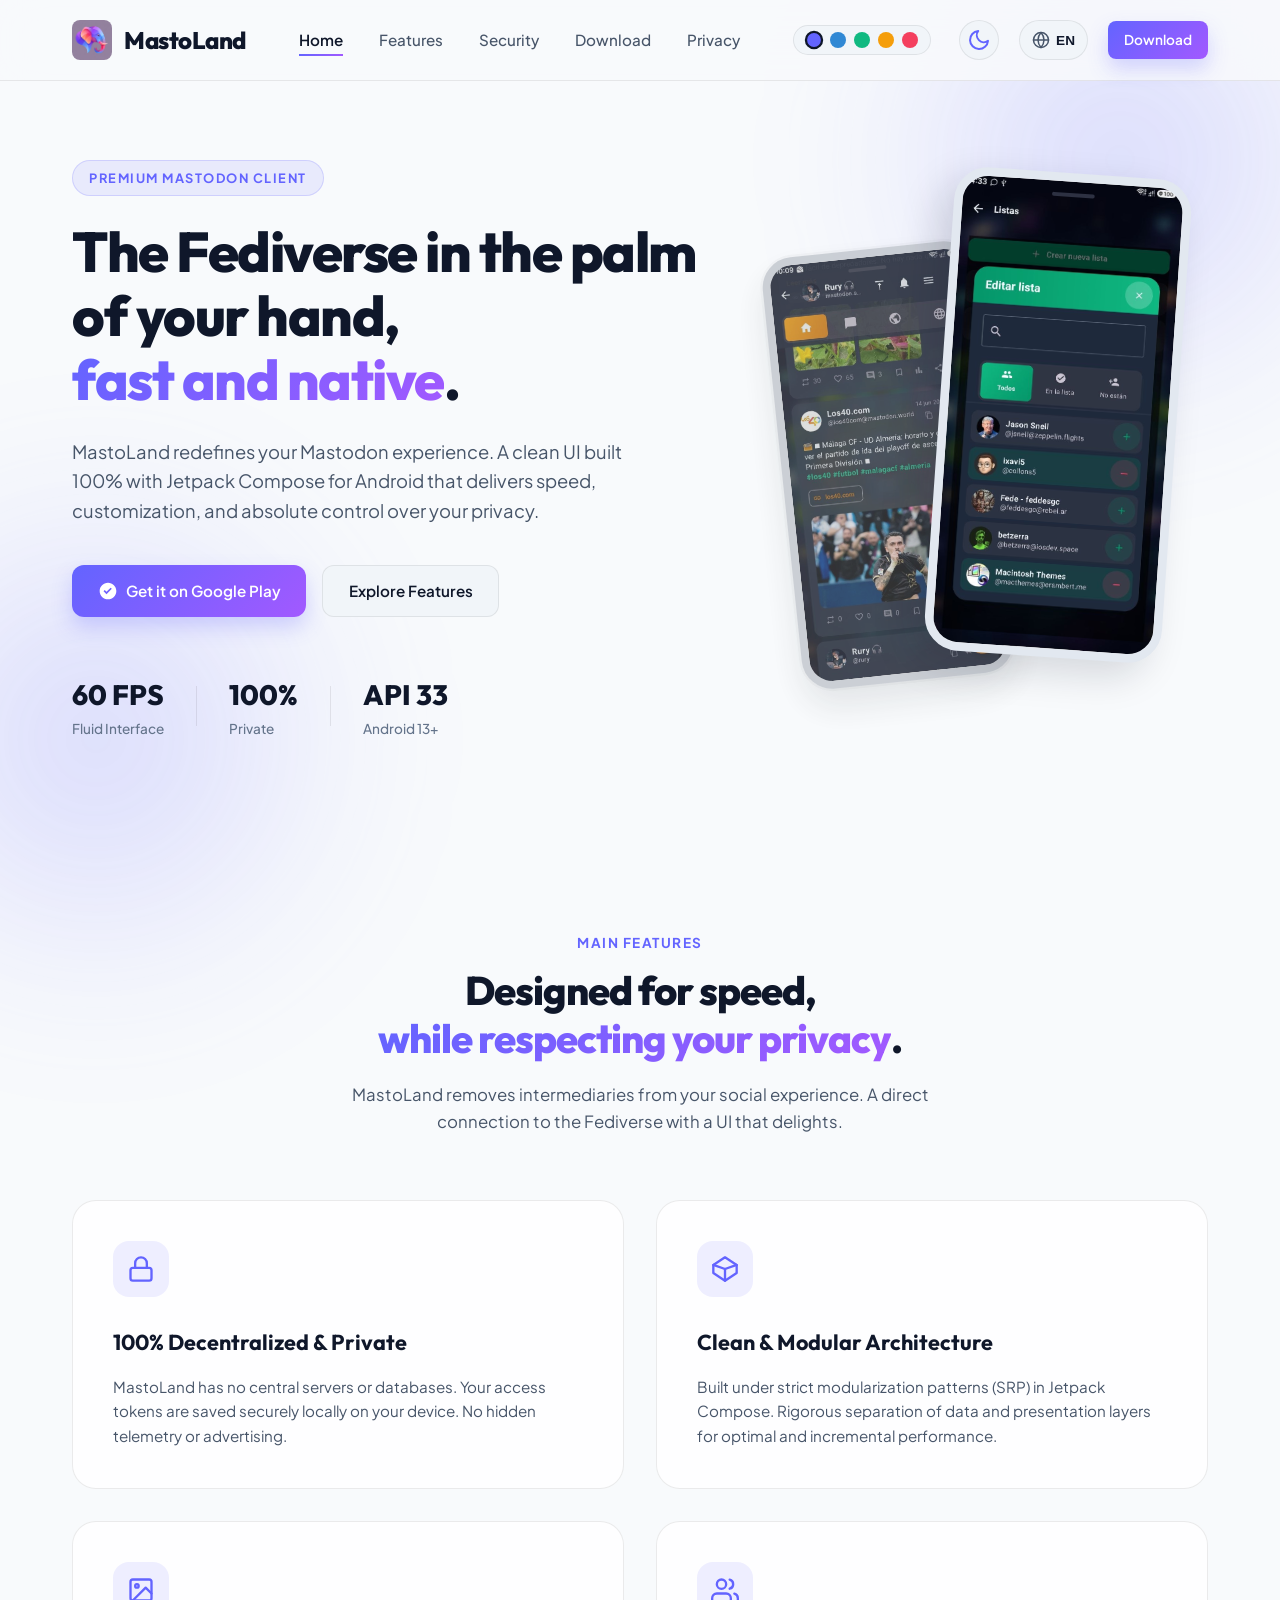
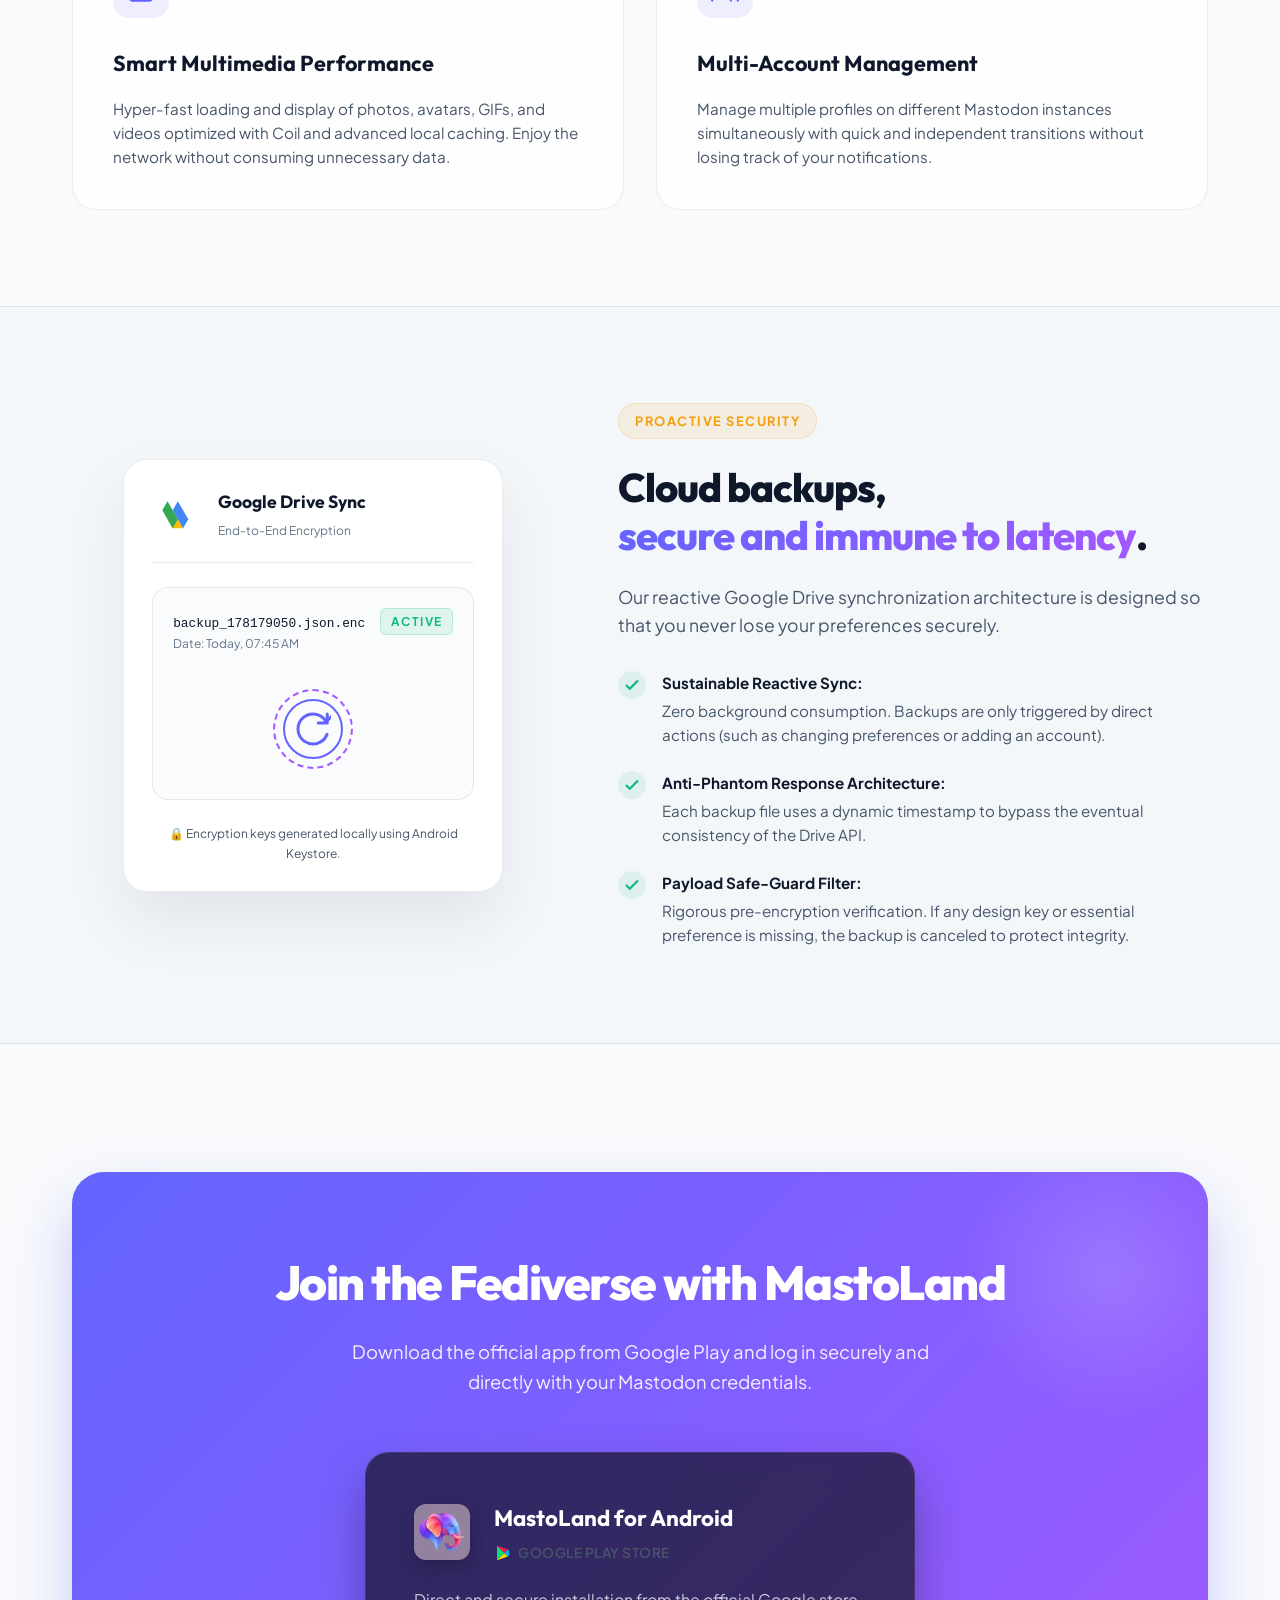
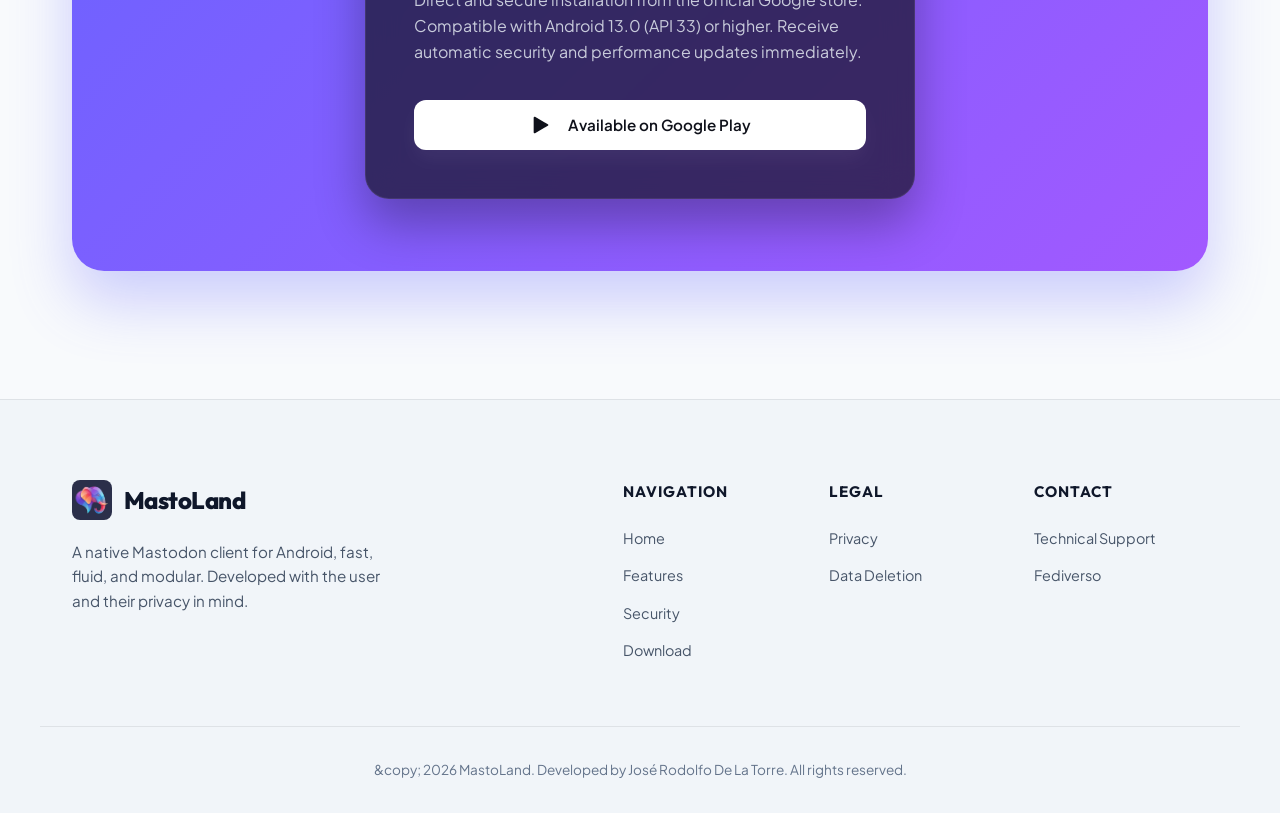
<file: index.html>
<!DOCTYPE html>
<html lang="es">
<head>
    <meta charset="UTF-8">
    <meta name="viewport" content="width=device-width, initial-scale=1.0">
    <title>MastoLand - Cliente de Mastodon Nativo para Android</title>
    <meta name="description" content="MastoLand es un cliente nativo, rápido y premium para Mastodon en Android. Desarrollado con Jetpack Compose, con diseño moderno, sincronización segura con Google Drive y 100% de privacidad.">
    <meta name="author" content="José Rodolfo De La Torre">
    
    <!-- Open Graph / Facebook -->
    <meta property="og:type" content="website">
    <meta property="og:title" content="MastoLand - Cliente de Mastodon Nativo para Android">
    <meta property="og:description" content="Descubre la experiencia nativa definitiva en el Fediverso. MastoLand es fluido, seguro y privado.">
    <meta property="og:image" content="img/splash_image.png">
    
    <!-- Twitter -->
    <meta property="twitter:card" content="summary_large_image">
    <meta property="twitter:title" content="MastoLand - Cliente de Mastodon Nativo para Android">
    <meta property="twitter:description" content="Descubre la experiencia nativa definitiva en el Fediverso. MastoLand es fluido, seguro y privado.">
    <meta property="twitter:image" content="img/splash_image.png">

    <!-- Fonts -->
    <link rel="preconnect" href="https://fonts.googleapis.com">
    <link rel="preconnect" href="https://fonts.gstatic.com" crossorigin>
    <link href="https://fonts.googleapis.com/css2?family=Outfit:wght@300;400;500;600;700;800&family=Plus+Jakarta+Sans:wght@300;400;500;600;700;800&display=swap" rel="stylesheet">
    
    <!-- Custom CSS -->
    <link rel="stylesheet" href="css/style.css">
    
    <!-- Favicon -->
    <link rel="icon" type="image/png" href="img/ic_launcher_dark.png">
</head>
<body class="dark-theme">
    <!-- Background Glow Elements -->
    <div class="bg-glow-1"></div>
    <div class="bg-glow-2"></div>

    <!-- Header & Navigation -->
    <header class="main-header" id="main-header">
        <div class="container nav-container">
            <a href="#" class="logo-area" id="nav-logo">
                <img src="img/ic_launcher_dark.png" alt="MastoLand Logo" class="logo-img" id="logo-image">
                <span class="logo-text">MastoLand</span>
            </a>
            
            <nav class="nav-links" id="navigation-menu">
                <a href="#hero" class="nav-link active" id="link-home">Inicio</a>
                <a href="#features" class="nav-link" id="link-features">Características</a>
                <a href="#security" class="nav-link" id="link-security">Seguridad</a>
                <a href="#download" class="nav-link" id="link-download">Descarga</a>
                <a href="privacy.html" class="nav-link" id="link-privacy">Privacidad</a>
            </nav>

            <div class="nav-actions">
                <!-- Color Accent Selector -->
                <div class="accent-selector" id="accent-selector" title="Color de acento">
                    <button class="accent-dot active" data-color="indigo" style="background-color: #6364ff;" aria-label="Acento Índigo"></button>
                    <button class="accent-dot" data-color="blue" style="background-color: #3088d4;" aria-label="Acento Azul"></button>
                    <button class="accent-dot" data-color="green" style="background-color: #10b981;" aria-label="Acento Verde"></button>
                    <button class="accent-dot" data-color="amber" style="background-color: #f59e0b;" aria-label="Acento Ámbar"></button>
                    <button class="accent-dot" data-color="rose" style="background-color: #f43f5e;" aria-label="Acento Rosa"></button>
                </div>
                <button class="theme-toggle" id="theme-btn" aria-label="Cambiar tema">
                    <!-- Sun Icon (shown in dark mode to switch to light) -->
                    <svg class="sun-icon" viewBox="0 0 24 24" width="24" height="24" fill="none" stroke="currentColor" stroke-width="2" stroke-linecap="round" stroke-linejoin="round">
                        <circle cx="12" cy="12" r="5"></circle>
                        <line x1="12" y1="1" x2="12" y2="3"></line>
                        <line x1="12" y1="21" x2="12" y2="23"></line>
                        <line x1="4.22" y1="4.22" x2="5.64" y2="5.64"></line>
                        <line x1="18.36" y1="18.36" x2="19.78" y2="19.78"></line>
                        <line x1="1" y1="12" x2="3" y2="12"></line>
                        <line x1="21" y1="12" x2="23" y2="12"></line>
                        <line x1="4.22" y1="19.78" x2="5.64" y2="18.36"></line>
                        <line x1="18.36" y1="5.64" x2="19.78" y2="4.22"></line>
                    </svg>
                    <!-- Moon Icon (shown in light mode to switch to dark) -->
                    <svg class="moon-icon" viewBox="0 0 24 24" width="24" height="24" fill="none" stroke="currentColor" stroke-width="2" stroke-linecap="round" stroke-linejoin="round">
                        <path d="M21 12.79A9 9 0 1 1 11.21 3 7 7 0 0 0 21 12.79z"></path>
                    </svg>
                </button>
                
                <!-- Language Selector -->
                <div class="language-selector" id="language-selector">
                    <button class="lang-btn" id="lang-btn" aria-label="Seleccionar idioma">
                        <svg viewBox="0 0 24 24" width="18" height="18" fill="none" stroke="currentColor" stroke-width="2" stroke-linecap="round" stroke-linejoin="round">
                            <circle cx="12" cy="12" r="10"></circle>
                            <line x1="2" y1="12" x2="22" y2="12"></line>
                            <path d="M12 2a15.3 15.3 0 0 1 4 10 15.3 15.3 0 0 1-4 10 15.3 15.3 0 0 1-4-10 15.3 15.3 0 0 1 4-10z"></path>
                        </svg>
                        <span id="current-lang-code">ES</span>
                    </button>
                    <div class="lang-dropdown" id="lang-dropdown">
                        <button data-lang="es" class="lang-option active">Español</button>
                        <button data-lang="en" class="lang-option">English</button>
                        <button data-lang="de" class="lang-option">Deutsch</button>
                        <button data-lang="fr" class="lang-option">Français</button>
                        <button data-lang="ja" class="lang-option">日本語</button>
                        <button data-lang="pt" class="lang-option">Português</button>
                    </div>
                </div>

                <a href="#download" class="btn btn-primary btn-sm" id="nav-download-btn">Descargar</a>
                <button class="menu-toggle" id="menu-toggle-btn" aria-label="Abrir menú">
                    <span></span>
                    <span></span>
                    <span></span>
                </button>
            </div>
        </div>
    </header>

    <main>
        <!-- Hero Section -->
        <section class="hero-section" id="hero">
            <div class="container hero-grid">
                <div class="hero-content">
                    <div class="badge" id="hero-badge">Cliente Premium de Mastodon</div>
                    <h1 class="hero-title" id="hero-title">El Fediverso en la palma de tu mano, <span class="gradient-text">rápido y nativo</span>.</h1>
                    <p class="hero-description" id="hero-description">
                        MastoLand redefine tu experiencia en Mastodon. Una interfaz limpia desarrollada al 100% con Jetpack Compose para Android que ofrece velocidad, personalización y un control absoluto sobre tu privacidad.
                    </p>
                    <div class="hero-cta">
                        <a href="#download" class="btn btn-primary" id="hero-primary-cta">
                            <svg viewBox="0 0 24 24" width="20" height="20" fill="currentColor">
                                <path d="M12 2C6.48 2 2 6.48 2 12s4.48 10 10 10 10-4.48 10-10S17.52 2 12 2zm-1.79 13.79l-3.54-3.54 1.41-1.41 2.13 2.12 4.95-4.95 1.41 1.41-6.36 6.37z"/>
                            </svg>
                            <span id="hero-primary-cta-text">Obtener en Google Play</span>
                        </a>
                        <a href="#features" class="btn btn-secondary" id="hero-secondary-cta">
                            Explorar Características
                        </a>
                    </div>
                    
                    <div class="hero-stats">
                        <div class="stat-item">
                            <span class="stat-num" id="stat-speed">60 FPS</span>
                            <span class="stat-lbl" id="lbl-stat-speed">Interfaz Fluida</span>
                        </div>
                        <div class="stat-divider"></div>
                        <div class="stat-item">
                            <span class="stat-num" id="stat-privacy">100%</span>
                            <span class="stat-lbl" id="lbl-stat-privacy">Privado</span>
                        </div>
                        <div class="stat-divider"></div>
                        <div class="stat-item">
                            <span class="stat-num" id="stat-sdk">API 33</span>
                            <span class="stat-lbl" id="lbl-stat-sdk">Android 13+</span>
                        </div>
                    </div>
                </div>

                <div class="hero-media">
                    <div class="phones-container">
                        <!-- Phone 1 (Background): App Screenshot 1 -->
                        <div class="phone-mockup phone-back" id="mockup-splash">
                            <div class="phone-speaker"></div>
                            <div class="phone-screen">
                                <img src="img/app_screenshot_1.jpg" alt="MastoLand Pantalla 1" class="app-screenshot" id="app-screenshot-1">
                            </div>
                            <div class="phone-button"></div>
                        </div>
                        <!-- Phone 2 (Foreground): App Screenshot 2 -->
                        <div class="phone-mockup phone-front" id="mockup-timeline">
                            <div class="phone-speaker"></div>
                            <div class="phone-screen">
                                <img src="img/app_screenshot_2.jpg" alt="MastoLand Pantalla 2" class="app-screenshot" id="app-screenshot-2">
                            </div>
                            <div class="phone-button"></div>
                        </div>
                    </div>
                </div>
            </div>
        </section>

        <!-- Features Section -->
        <section class="features-section" id="features">
            <div class="container">
                <div class="section-header text-center">
                    <span class="section-subtitle" id="features-subtitle">Características principales</span>
                    <h2 class="section-title" id="features-title">Diseñado para la velocidad, <span class="gradient-text">respetando tu privacidad</span>.</h2>
                    <p class="section-desc" id="features-desc">
                        MastoLand elimina los intermediarios de tu experiencia social. Una conexión directa con el Fediverso bajo una UI que deleita.
                    </p>
                </div>

                <div class="features-grid">
                    <!-- Feature Card 1 -->
                    <div class="feature-card" id="feature-privacy">
                        <div class="feature-icon-wrapper">
                            <svg viewBox="0 0 24 24" width="28" height="28" fill="none" stroke="currentColor" stroke-width="2" stroke-linecap="round" stroke-linejoin="round">
                                <rect x="3" y="11" width="18" height="11" rx="2" ry="2"></rect>
                                <path d="M7 11V7a5 5 0 0 1 10 0v4"></path>
                            </svg>
                        </div>
                        <h3 class="feature-card-title" id="feat-1-title">100% Descentralizado y Privado</h3>
                        <p class="feature-card-desc" id="feat-1-desc">
                            MastoLand no tiene servidores ni bases de datos centrales. Tus tokens de acceso se guardan de forma segura localmente en tu dispositivo. Sin telemetría oculta ni publicidad.
                        </p>
                    </div>

                    <!-- Feature Card 2 -->
                    <div class="feature-card" id="feature-design">
                        <div class="feature-icon-wrapper">
                            <svg viewBox="0 0 24 24" width="28" height="28" fill="none" stroke="currentColor" stroke-width="2" stroke-linecap="round" stroke-linejoin="round">
                                <polygon points="12 2 22 8.5 22 15.5 12 22 2 15.5 2 8.5 12 2"></polygon>
                                <line x1="12" y1="22" x2="12" y2="12.00"></line>
                                <line x1="2" y1="8.5" x2="12" y2="12.00"></line>
                                <line x1="22" y1="8.5" x2="12" y2="12.00"></line>
                            </svg>
                        </div>
                        <h3 class="feature-card-title" id="feat-2-title">Arquitectura Limpia y Modular</h3>
                        <p class="feature-card-desc" id="feat-2-desc">
                            Construido bajo estrictos patrones de modularización (SRP) en Jetpack Compose. Separación rigurosa de capas de datos y presentación para un rendimiento óptimo e incremental.
                        </p>
                    </div>

                    <!-- Feature Card 3 -->
                    <div class="feature-card" id="feature-multimedia">
                        <div class="feature-icon-wrapper">
                            <svg viewBox="0 0 24 24" width="28" height="28" fill="none" stroke="currentColor" stroke-width="2" stroke-linecap="round" stroke-linejoin="round">
                                <rect x="3" y="3" width="18" height="18" rx="2" ry="2"></rect>
                                <circle cx="8.5" cy="8.5" r="1.5"></circle>
                                <polyline points="21 15 16 10 5 21"></polyline>
                            </svg>
                        </div>
                        <h3 class="feature-card-title" id="feat-3-title">Rendimiento Multimedia Inteligente</h3>
                        <p class="feature-card-desc" id="feat-3-desc">
                            Carga y visualización hiperrápida de fotos, avatares, GIFs y videos optimizada con Coil y una caché local avanzada. Disfruta de la red sin consumir datos innecesarios.
                        </p>
                    </div>

                    <!-- Feature Card 4 -->
                    <div class="feature-card" id="feature-accounts">
                        <div class="feature-icon-wrapper">
                            <svg viewBox="0 0 24 24" width="28" height="28" fill="none" stroke="currentColor" stroke-width="2" stroke-linecap="round" stroke-linejoin="round">
                                <path d="M17 21v-2a4 4 0 0 0-4-4H5a4 4 0 0 0-4 4v2"></path>
                                <circle cx="9" cy="7" r="4"></circle>
                                <path d="M23 21v-2a4 4 0 0 0-3-3.87"></path>
                                <path d="M16 3.13a4 4 0 0 1 0 7.75"></path>
                            </svg>
                        </div>
                        <h3 class="feature-card-title" id="feat-4-title">Gestión Multi-cuenta</h3>
                        <p class="feature-card-desc" id="feat-4-desc">
                            Administra múltiples perfiles en diferentes instancias de Mastodon simultáneamente con transiciones rápidas e independientes sin perder el hilo de tus notificaciones.
                        </p>
                    </div>
                </div>
            </div>
        </section>

        <!-- Google Drive Integration / Security Section -->
        <section class="security-section" id="security">
            <div class="container security-grid">
                <div class="security-media">
                    <div class="interactive-card-gdrive" id="gdrive-interactive">
                        <div class="gdrive-header">
                            <img src="img/ic_google_drive.svg" alt="Google Drive Icon" class="gdrive-icon" id="gdrive-xml-logo" style="width: 50px; height: 50px; background-color: rgba(255,255,255,0.1); border-radius: 8px; padding: 5px;">
                            <div class="gdrive-title-block">
                                <h4 id="gdrive-lbl-title">Google Drive Sync</h4>
                                <span id="gdrive-lbl-subtitle">Encriptación de Extremo a Extremo</span>
                            </div>
                        </div>
                        <div class="gdrive-status-screen">
                            <div class="gdrive-backup-item">
                                <div class="backup-info">
                                    <span class="file-name">backup_178179050.json.enc</span>
                                    <span class="file-date" id="gdrive-lbl-date">Fecha: Hoy, 07:45 AM</span>
                                </div>
                                <span class="badge badge-success" id="gdrive-lbl-status">Activo</span>
                            </div>
                            <div class="sync-animation-container">
                                <div class="pulse-ring"></div>
                                <div class="pulse-ring-outer"></div>
                                <svg viewBox="0 0 24 24" width="36" height="36" class="sync-arrows">
                                    <path d="M21.5 2v6h-6M21.34 15.57a10 10 0 1 1-.57-8.38l5.67-5.67" fill="none" stroke="currentColor" stroke-width="2" stroke-linecap="round" stroke-linejoin="round"/>
                                </svg>
                            </div>
                        </div>
                        <div class="gdrive-footer-info">
                            <p id="gdrive-lbl-footer">🔒 Claves de encriptación generadas localmente mediante Android Keystore.</p>
                        </div>
                    </div>
                </div>
                
                <div class="security-content">
                    <div class="badge badge-warning" id="security-subtitle">Seguridad Proactiva</div>
                    <h2 class="section-title" id="security-title">Respaldos en la nube, <span class="gradient-text">seguros e inmunes a la latencia</span>.</h2>
                    <p class="security-desc" id="security-desc">
                        Nuestra arquitectura reactiva de sincronización con Google Drive está pensada para que nunca pierdas tus preferencias de forma segura.
                    </p>
                    
                    <ul class="security-list">
                        <li>
                            <div class="check-icon">
                                <svg viewBox="0 0 24 24" width="18" height="18" stroke="currentColor" stroke-width="3" fill="none">
                                    <polyline points="20 6 9 17 4 12"></polyline>
                                </svg>
                            </div>
                            <div id="sec-item-1">
                                <strong>Sincronización Reactiva Sostenible:</strong> Cero consumo en segundo plano. Los respaldos solo se disparan por acciones directas (como cambio de preferencias o adición de cuenta).
                            </div>
                        </li>
                        <li>
                            <div class="check-icon">
                                <svg viewBox="0 0 24 24" width="18" height="18" stroke="currentColor" stroke-width="3" fill="none">
                                    <polyline points="20 6 9 17 4 12"></polyline>
                                </svg>
                            </div>
                            <div id="sec-item-2">
                                <strong>Arquitectura Contra Respuestas Fantasma:</strong> Cada archivo de respaldo utiliza un timestamp dinámico para sortear la consistencia eventual de la API de Drive.
                            </div>
                        </li>
                        <li>
                            <div class="check-icon">
                                <svg viewBox="0 0 24 24" width="18" height="18" stroke="currentColor" stroke-width="3" fill="none">
                                    <polyline points="20 6 9 17 4 12"></polyline>
                                </svg>
                            </div>
                            <div id="sec-item-3">
                                <strong>Filtro Safe-Guard de Payload:</strong> Verificación rigurosa previa a la encriptación. Si falta alguna clave de diseño o preferencia esencial, el respaldo se cancela protegiendo la integridad.
                            </div>
                        </li>
                    </ul>
                </div>
            </div>
        </section>

        <!-- CTA / Download Section -->
        <section class="download-section" id="download">
            <div class="container">
                <div class="download-wrapper">
                    <div class="download-inner">
                        <h2 class="download-title" id="download-title">Únete al Fediverso con MastoLand</h2>
                        <p class="download-desc" id="download-desc">
                            Descarga la aplicación oficial desde Google Play e inicia sesión de forma segura y directa con tus credenciales de Mastodon.
                        </p>
                        
                        <div class="download-center-container">
                            <div class="download-box-playstore">
                                <div class="box-header-playstore">
                                    <img src="img/ic_launcher_light.png" alt="MastoLand Logo" class="playstore-box-logo">
                                    <div class="playstore-box-meta">
                                        <h3 id="playstore-box-title">MastoLand para Android</h3>
                                        <div class="playstore-badge-row" style="display: flex; align-items: center; margin-top: 0.3rem;">
                                            <svg viewBox="0 0 48 48" width="18" height="18" style="margin-right: 6px; flex-shrink: 0;">
                                                <path fill="#00E676" d="M8 4.4v39.2L27.6 24z"/>
                                                <path fill="#FF1744" d="M37.2 14.8L8 4.4L27.6 24z"/>
                                                <path fill="#FFD600" d="M8 43.6l29.2-10.4L27.6 24z"/>
                                                <path fill="#00B0FF" d="M37.2 14.8L27.6 24l9.6 9.2c1.8-1 3.2-2.8 3.2-4.8v-8.8c0-2-1.4-3.8-3.2-4.8z"/>
                                            </svg>
                                            <span style="font-size: 0.85rem; color: var(--text-secondary); font-weight: 600; text-transform: uppercase; letter-spacing: 0.5px;">Google Play Store</span>
                                        </div>
                                    </div>
                                </div>
                                <p class="playstore-box-desc" id="playstore-box-desc">
                                    Instalación directa y segura desde la tienda oficial de Google. Compatible con Android 13.0 (API 33) o superior. Recibe actualizaciones automáticas de seguridad y rendimiento de forma inmediata.
                                </p>
                                <a href="https://play.google.com/store" target="_blank" rel="noopener" class="btn btn-white w-full btn-playstore-cta" id="btn-download-playstore">
                                    <!-- Google Play Triangle Icon -->
                                    <svg viewBox="0 0 24 24" width="22" height="22" fill="currentColor" style="margin-right: 8px;">
                                        <path d="M5 3.004a1 1 0 0 1 .472.12l14 8a1 1 0 0 1 0 1.752l-14 8A1 1 0 0 1 4 20.004v-16a1 1 0 0 1 1-1z"/>
                                    </svg>
                                    <span id="btn-download-playstore-text">Disponible en Google Play</span>
                                </a>
                            </div>
                        </div>
                    </div>
                </div>
            </div>
        </section>
    </main>

    <!-- Footer -->
    <footer class="main-footer">
        <div class="container footer-grid">
            <div class="footer-brand">
                <a href="#" class="logo-area" id="footer-logo">
                    <img src="img/ic_launcher_dark.png" alt="MastoLand Logo" class="logo-img">
                    <span class="logo-text">MastoLand</span>
                </a>
                <p class="brand-desc" id="footer-brand-desc">
                    Un cliente nativo de Mastodon para Android, rápido, fluido y modular. Desarrollado pensando en el usuario y su privacidad.
                </p>
            </div>
            
            <div class="footer-links-group">
                <div class="footer-links-col">
                    <h4 id="footer-nav-title">Navegación</h4>
                    <a href="#hero" id="footer-link-home">Inicio</a>
                    <a href="#features" id="footer-link-features">Características</a>
                    <a href="#security" id="footer-link-security">Seguridad</a>
                    <a href="#download" id="footer-link-download">Descarga</a>
                </div>
                <div class="footer-links-col">
                    <h4 id="footer-legal-title">Legal</h4>
                    <a href="privacy.html" id="footer-privacy-link">Política de Privacidad</a>
                    <a href="privacy.html#data-deletion" id="footer-deletion-link">Eliminación de Datos</a>
                </div>
                <div class="footer-links-col">
                    <h4 id="footer-contact-title">Contacto</h4>
                    <a href="mailto:rury76@gmail.com" id="footer-support-link">Soporte Técnico</a>
                    <a href="https://mastodon.social" target="_blank" rel="noopener" id="footer-fediverse-link">Fediverso</a>
                </div>
            </div>
        </div>
        
        <div class="container footer-bottom">
            <p id="footer-copyright">&copy; 2026 MastoLand. Desarrollado por José Rodolfo De La Torre. Todos los derechos reservados.</p>
        </div>
    </footer>

    <!-- Core Script -->
    <script src="js/app.js"></script>
</body>
</html>
</file>
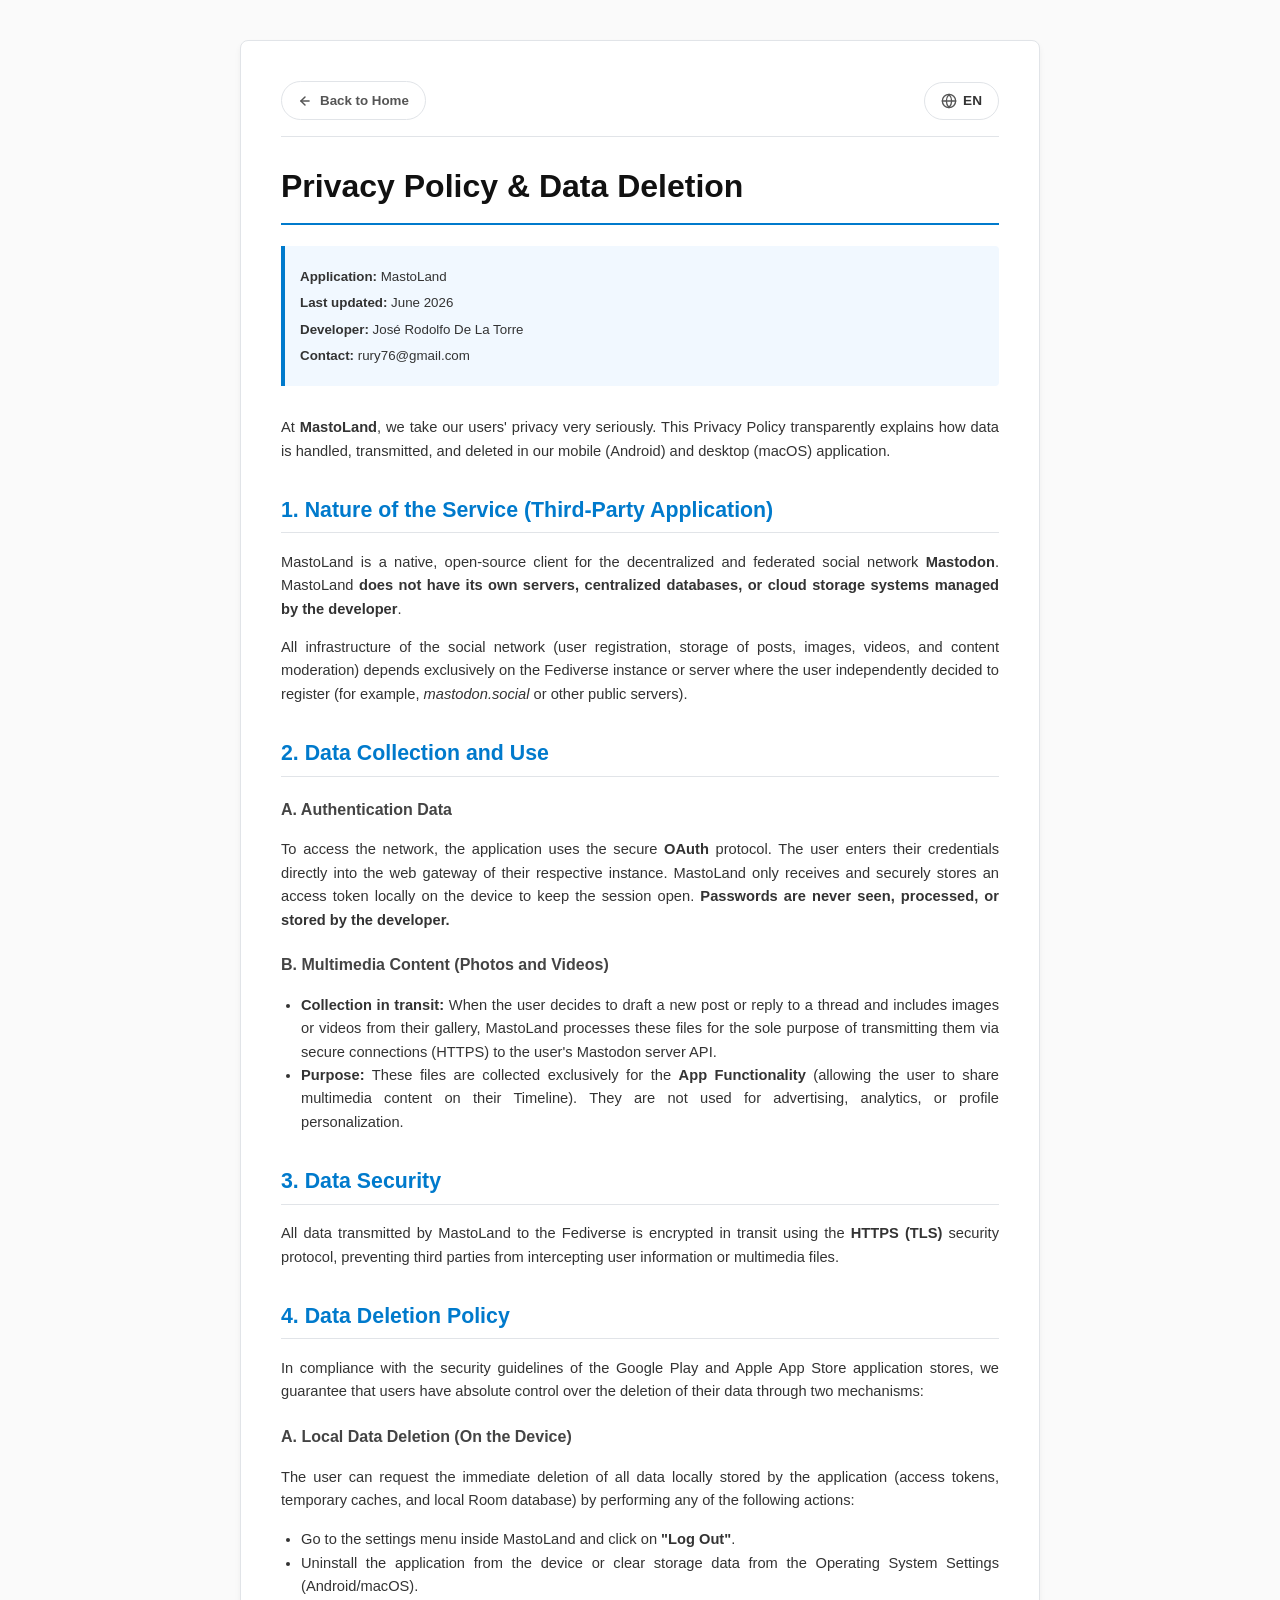
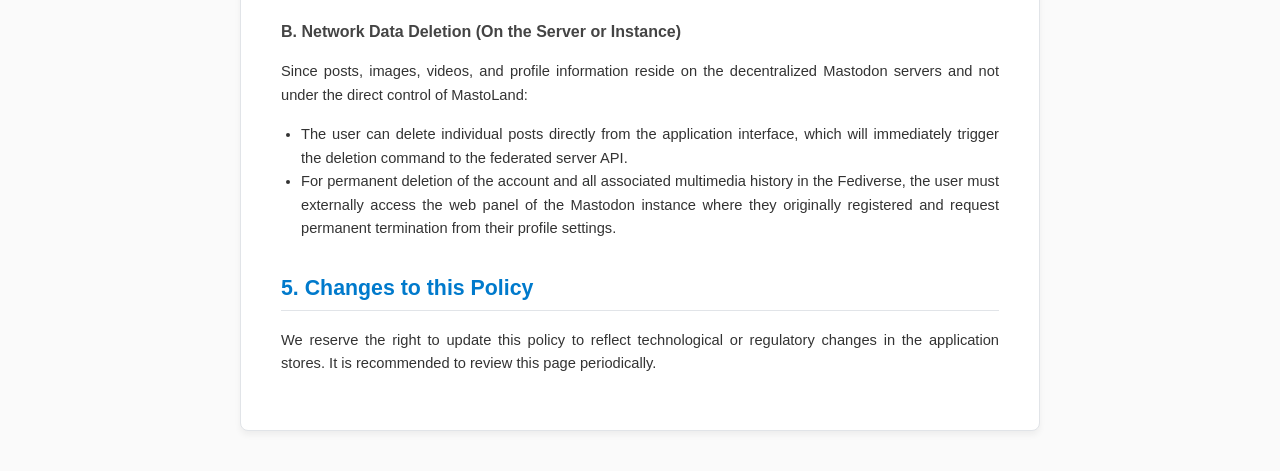
<file: privacy.html>
<!DOCTYPE html>
<html lang="es">
<head>
    <meta charset="UTF-8">
    <meta name="viewport" content="width=device-width, initial-scale=1.0">
    <title>Política de Privacidad y Eliminación de Datos - MastoLand</title>
    <link rel="icon" type="image/png" href="img/ic_launcher_dark.png">
    <style>
        body {
            font-family: -apple-system, BlinkMacSystemFont, "Segoe UI", Roboto, Helvetica, Arial, sans-serif;
            line-height: 1.6;
            color: #333333;
            max-width: 800px;
            margin: 0 auto;
            padding: 40px 20px;
            background-color: #fafafa;
        }
        .container {
            background-color: #ffffff;
            padding: 40px;
            border-radius: 8px;
            box-shadow: 0 4px 6px rgba(0, 0, 0, 0.05);
            border: 1px solid #e1e4e8;
        }
        h1 {
            color: #111111;
            border-bottom: 2px solid #007acc;
            padding-bottom: 10px;
            font-size: 24pt;
        }
        h2 {
            color: #007acc;
            margin-top: 30px;
            border-bottom: 1px solid #e1e4e8;
            padding-bottom: 5px;
            font-size: 16pt;
        }
        h3 {
            color: #444444;
            font-size: 12pt;
            margin-top: 20px;
        }
        p, li {
            font-size: 11pt;
            text-align: justify;
        }
        ul {
            padding-left: 20px;
        }
        .meta-info {
            background-color: #f1f8ff;
            border-left: 4px solid #007acc;
            padding: 15px;
            margin-bottom: 30px;
            border-radius: 0 4px 4px 0;
        }
        .meta-info p {
            margin: 5px 0;
            font-size: 10pt;
        }
        .highlight-box {
            background-color: #fff9db;
            border-left: 4px solid #fcc419;
            padding: 15px;
            margin: 20px 0;
            border-radius: 0 4px 4px 0;
        }
        
        /* Privacy Header Styles */
        .privacy-header {
            display: flex;
            justify-content: space-between;
            align-items: center;
            margin-bottom: 24px;
            padding-bottom: 16px;
            border-bottom: 1px solid #e1e4e8;
        }
        .back-home-btn {
            display: inline-flex;
            align-items: center;
            gap: 8px;
            color: #555555;
            text-decoration: none;
            font-size: 10pt;
            font-weight: 600;
            padding: 8px 16px;
            border-radius: 20px;
            border: 1px solid #e1e4e8;
            background-color: #ffffff;
            transition: background-color 0.2s, border-color 0.2s, color 0.2s;
        }
        .back-home-btn:hover {
            background-color: #f6f8fa;
            border-color: #007acc;
            color: #007acc;
        }
        .back-home-btn svg {
            transition: transform 0.2s;
        }
        .back-home-btn:hover svg {
            transform: translateX(-3px);
        }

        /* Language Selector Styles */
        .language-selector {
            position: relative;
        }
        .lang-btn {
            background-color: #ffffff;
            border: 1px solid #e1e4e8;
            color: #333333;
            padding: 0 16px;
            height: 38px;
            border-radius: 19px;
            cursor: pointer;
            display: flex;
            align-items: center;
            gap: 6px;
            font-size: 0.85rem;
            font-weight: 600;
            transition: background-color 0.2s, border-color 0.2s;
        }
        .lang-btn:hover {
            background-color: #f6f8fa;
            border-color: #007acc;
        }
        .lang-btn svg {
            color: #555555;
        }
        .lang-dropdown {
            position: absolute;
            top: calc(100% + 8px);
            right: 0;
            background-color: #ffffff;
            border: 1px solid #e1e4e8;
            border-radius: 12px;
            padding: 6px;
            display: flex;
            flex-direction: column;
            gap: 4px;
            min-width: 120px;
            box-shadow: 0 10px 25px -5px rgba(0, 0, 0, 0.1);
            opacity: 0;
            visibility: hidden;
            transform: translateY(-10px);
            transition: opacity 0.2s, transform 0.2s, visibility 0.2s;
            z-index: 1000;
        }
        .lang-dropdown.show {
            opacity: 1;
            visibility: visible;
            transform: translateY(0);
        }
        .lang-option {
            background: none;
            border: none;
            color: #555555;
            padding: 8px 12px;
            border-radius: 8px;
            cursor: pointer;
            font-size: 0.85rem;
            font-weight: 500;
            text-align: left;
            transition: background-color 0.2s, color 0.2s;
            width: 100%;
        }
        .lang-option:hover {
            background-color: #f6f8fa;
            color: #007acc;
        }
        .lang-option.active {
            background-color: #007acc;
            color: #ffffff;
        }
    </style>
</head>
<body>

<div class="container">
    <div class="privacy-header">
        <a href="index.html" class="back-home-btn" id="back-home-btn">
            <svg viewBox="0 0 24 24" width="14" height="14" fill="none" stroke="currentColor" stroke-width="2.5" stroke-linecap="round" stroke-linejoin="round">
                <line x1="19" y1="12" x2="5" y2="12"></line>
                <polyline points="12 19 5 12 12 5"></polyline>
            </svg>
            <span id="back-home-btn-text">Regresar al inicio</span>
        </a>
        
        <!-- Language Selector -->
        <div class="language-selector" id="language-selector">
            <button class="lang-btn" id="lang-btn" aria-label="Seleccionar idioma">
                <svg viewBox="0 0 24 24" width="16" height="16" fill="none" stroke="currentColor" stroke-width="2" stroke-linecap="round" stroke-linejoin="round">
                    <circle cx="12" cy="12" r="10"></circle>
                    <line x1="2" y1="12" x2="22" y2="12"></line>
                    <path d="M12 2a15.3 15.3 0 0 1 4 10 15.3 15.3 0 0 1-4 10 15.3 15.3 0 0 1-4-10 15.3 15.3 0 0 1 4-10z"></path>
                </svg>
                <span id="current-lang-code">ES</span>
            </button>
            <div class="lang-dropdown" id="lang-dropdown">
                <button data-lang="es" class="lang-option active">Español</button>
                <button data-lang="en" class="lang-option">English</button>
                <button data-lang="de" class="lang-option">Deutsch</button>
                <button data-lang="fr" class="lang-option">Français</button>
                <button data-lang="ja" class="lang-option">日本語</button>
                <button data-lang="pt" class="lang-option">Português</button>
            </div>
        </div>
    </div>

    <h1 id="title-heading">Política de Privacidad y Eliminación de Datos</h1>
    
    <div class="meta-info">
        <p id="meta-app"><strong>Aplicación:</strong> MastoLand</p>
        <p id="meta-date"><strong>Última actualización:</strong> Junio de 2026</p>
        <p id="meta-author"><strong>Desarrollador:</strong> José Rodolfo De La Torre</p>
        <p id="meta-contact"><strong>Contacto:</strong> rury76@gmail.com</p>
    </div>

    <p id="intro-p">En <strong>MastoLand</strong>, nos tomamos muy en serio la privacidad de nuestros usuarios. Esta Política de Privacidad explica de manera transparente cómo se manejan, transmiten y eliminan los datos en nuestra aplicación móvil (Android) y de escritorio (macOS).</p>

    <h2 id="sec-1-title">1. Naturaleza del Servicio (Aplicación de Terceros)</h2>
    <p id="sec-1-p1">MastoLand es un cliente nativo de código abierto para la red social descentralizada y federada <strong>Mastodon</strong>. MastoLand <strong>no cuenta con servidores propios, bases de datos centralizadas ni sistemas de almacenamiento en la nube administrados por el desarrollador</strong>.</p>
    <p id="sec-1-p2">Toda la infraestructura de la red social (registro de usuarios, almacenamiento de publicaciones, imágenes, videos y moderación de contenido) depende exclusivamente de la instancia o servidor del Fediverso en el que el usuario haya decidido registrarse de forma independiente (por ejemplo, <em>mastodon.social</em> u otros servidores públicos).</p>

    <h2 id="sec-2-title">2. Recopilación y Uso de Datos</h2>
    
    <h3 id="sec-2a-title">A. Datos de Autenticación</h3>
    <p id="sec-2a-p">Para acceder a la red, la aplicación utiliza el protocolo seguro <strong>OAuth</strong>. El usuario introduce sus credenciales directamente en la pasarela web de su respectiva instancia. MastoLand solo recibe y almacena de forma local y segura un token de acceso en el dispositivo para mantener la sesión abierta. <strong>Las contraseñas nunca son vistas, procesadas ni almacenadas por el desarrollador.</strong></p>

    <h3 id="sec-2b-title">B. Contenido Multimedia (Fotos y Videos)</h3>
    <ul>
        <li id="sec-2b-li1"><strong>Recopilación en tránsito:</strong> Cuando el usuario decide redactar una nueva publicación o responder a un hilo e incluye imágenes o videos de su galería, MastoLand procesa dichos archivos con el único propósito de transmitirlos mediante conexiones seguras (HTTPS) a la API del servidor de Mastodon del usuario.</li>
        <li id="sec-2b-li2"><strong>Finalidad:</strong> Estos archivos se recopilan exclusivamente para la <strong>Funcionalidad de la app</strong> (permitir al usuario compartir contenido multimedia en su Timeline). No se utilizan para publicidad, analíticas ni personalización de perfiles.</li>
    </ul>

    <h2 id="sec-3-title">3. Seguridad de los Datos</h2>
    <p id="sec-3-p">Todos los datos transmitidos por MastoLand hacia el Fediverso se encriptan obligatoriamente en tránsito utilizando el protocolo de seguridad <strong>HTTPS (TLS)</strong>, impidiendo que terceros puedan interceptar la información del usuario o sus archivos multimedia.</p>

    <h2 id="sec-4-title">4. Política de Eliminación de Datos (Data Deletion)</h2>
    <p id="sec-4-intro-p">En cumplimiento con las directrices de seguridad de las tiendas de aplicaciones Google Play y Apple App Store, garantizamos que los usuarios tienen el control absoluto sobre la eliminación de sus datos a través de dos mecanismos:</p>

    <h3 id="sec-4a-title">A. Eliminación de Datos Locales (En el Dispositivo)</h3>
    <p id="sec-4a-p">El usuario puede solicitar la eliminación inmediata de todos los datos almacenados localmente por la aplicación (tokens de acceso, cachés temporales y base de datos local de Room) realizando cualquiera de las siguientes acciones:</p>
    <ul>
        <li id="sec-4a-li1">Ir al menú de configuración dentro de MastoLand y pulsar en <strong>"Cerrar Sesión"</strong>.</li>
        <li id="sec-4a-li2">Desinstalar la aplicación del dispositivo o borrar los datos de almacenamiento desde los Ajustes del Sistema Operativo (Android/macOS).</li>
    </ul>

    <h3 id="sec-4b-title">B. Eliminación de Datos en la Red (En el Servidor o Instancia)</h3>
    <p id="sec-4b-p">Dado que las publicaciones, imágenes, videos e información del perfil residen en los servidores descentralizados de Mastodon y no bajo el control directo de MastoLand:</p>
    <ul>
        <li id="sec-4b-li1">El usuario puede borrar publicaciones individuales de forma directa desde la interfaz de la aplicación, lo que disparará de inmediato la orden de eliminación a la API del servidor federado.</li>
        <li id="sec-4b-li2">Para una eliminación definitiva de la cuenta y de todo el historial multimedia asociado en el Fediverso, el usuario debe acceder de forma externa al panel web de la instancia de Mastodon donde se registró originalmente y solicitar la baja definitiva desde la configuración de su perfil.</li>
    </ul>

    <h2 id="sec-5-title">5. Cambios a esta Política</h2>
    <p id="sec-5-p">Nos reservamos el derecho de actualizar esta política para reflejar cambios tecnológicos o normativos en las tiendas de aplicaciones. Se recomienda revisar esta página periódicamente.</p>
</div>

<!-- Core Privacy Script -->
<script src="js/privacy.js"></script>
</body>
</html>
</file>
<file: css/style.css>
/* ==========================================================================
   MastoLand Presentation Website Stylesheet
   Created with Rich Aesthetics & Modern Principles
   ========================================================================== */

/* 1. Global Reset & Variables */
:root {
    /* Color Palette - Dark Theme (Default) */
    --bg-primary: #0a0b10;
    --bg-secondary: #121420;
    --bg-tertiary: #191c2c;
    --text-primary: #f8fafc;
    --text-secondary: #94a3b8;
    --text-muted: #64748b;
    --accent-primary: #6364ff;
    --accent-secondary: #a259ff;
    --accent-gradient: linear-gradient(135deg, #6364ff 0%, #a259ff 100%);
    --accent-glow: rgba(99, 100, 255, 0.4);
    --card-bg: rgba(18, 20, 32, 0.7);
    --card-border: rgba(255, 255, 255, 0.08);
    --nav-bg: rgba(10, 11, 16, 0.75);
    --shadow-main: 0 20px 40px rgba(0, 0, 0, 0.3);
    --shadow-hover: 0 30px 60px rgba(99, 100, 255, 0.15);
    
    /* Animation Speeds */
    --transition-fast: 0.2s ease;
    --transition-normal: 0.3s cubic-bezier(0.4, 0, 0.2, 1);
    --transition-slow: 0.6s cubic-bezier(0.4, 0, 0.2, 1);
}

/* Light Theme Variables */
body.light-theme {
    --bg-primary: #f8fafc;
    --bg-secondary: #f1f5f9;
    --bg-tertiary: #e2e8f0;
    --text-primary: #0f172a;
    --text-secondary: #475569;
    --text-muted: #64748b;
    --card-bg: rgba(255, 255, 255, 0.8);
    --card-border: rgba(0, 0, 0, 0.08);
    --nav-bg: rgba(248, 250, 252, 0.85);
    --shadow-main: 0 20px 40px rgba(15, 23, 42, 0.05);
    --shadow-hover: 0 30px 60px rgba(0, 0, 0, 0.06);
}

* {
    box-sizing: border-box;
    margin: 0;
    padding: 0;
}

html {
    scroll-behavior: smooth;
    font-family: 'Plus Jakarta Sans', -apple-system, BlinkMacSystemFont, "Segoe UI", Roboto, sans-serif;
    font-size: 16px;
    -webkit-font-smoothing: antialiased;
}

body {
    background-color: var(--bg-primary);
    color: var(--text-primary);
    min-height: 100vh;
    overflow-x: hidden;
    line-height: 1.6;
    transition: background-color var(--transition-normal), color var(--transition-normal);
}

/* Container */
.container {
    width: 100%;
    max-width: 1200px;
    margin: 0 auto;
    padding: 0 2rem;
}

/* 2. Background Glow Effects */
.bg-glow-1, .bg-glow-2 {
    position: absolute;
    width: 45vw;
    height: 45vw;
    border-radius: 50%;
    background: radial-gradient(circle, var(--accent-glow) 0%, rgba(0,0,0,0) 70%);
    filter: blur(80px);
    z-index: -1;
    pointer-events: none;
    opacity: 0.6;
}

.bg-glow-1 {
    top: -10vw;
    right: -10vw;
    animation: floatGlow 15s infinite alternate ease-in-out;
}

.bg-glow-2 {
    top: 50vh;
    left: -15vw;
    animation: floatGlow 20s infinite alternate-reverse ease-in-out;
}

@keyframes floatGlow {
    0% { transform: translate(0, 0) scale(1); }
    100% { transform: translate(4vw, 5vh) scale(1.15); }
}

/* 3. Header & Navigation */
.main-header {
    position: fixed;
    top: 0;
    left: 0;
    width: 100%;
    z-index: 100;
    background-color: var(--nav-bg);
    backdrop-filter: blur(20px);
    -webkit-backdrop-filter: blur(20px);
    border-bottom: 1px solid var(--card-border);
    transition: background-color var(--transition-normal), border-bottom var(--transition-normal), padding var(--transition-normal);
    padding: 1.25rem 0;
}

.main-header.scrolled {
    padding: 0.8rem 0;
    box-shadow: var(--shadow-main);
}

.nav-container {
    display: flex;
    justify-content: space-between;
    align-items: center;
}

.logo-area {
    display: flex;
    align-items: center;
    gap: 0.75rem;
    text-decoration: none;
    color: var(--text-primary);
    font-weight: 800;
    font-size: 1.5rem;
    font-family: 'Outfit', sans-serif;
    letter-spacing: -0.5px;
    transition: transform var(--transition-fast);
}

.logo-area:hover {
    transform: scale(1.02);
}

.logo-img {
    height: 40px;
    width: auto;
    border-radius: 8px;
}

.nav-links {
    display: flex;
    gap: 2.25rem;
}

.nav-link {
    text-decoration: none;
    color: var(--text-secondary);
    font-weight: 500;
    font-size: 0.95rem;
    transition: color var(--transition-fast), transform var(--transition-fast);
    position: relative;
    padding: 0.25rem 0;
}

.nav-link:hover {
    color: var(--text-primary);
}

.nav-link::after {
    content: '';
    position: absolute;
    bottom: 0;
    left: 0;
    width: 0;
    height: 2px;
    background: var(--accent-gradient);
    transition: width var(--transition-fast);
}

.nav-link.active {
    color: var(--text-primary);
    font-weight: 600;
}

.nav-link.active::after {
    width: 100%;
}

.nav-actions {
    display: flex;
    align-items: center;
    gap: 1.25rem;
}

/* Theme Toggle Button */
.theme-toggle {
    background-color: var(--bg-secondary);
    border: 1px solid var(--card-border);
    color: var(--text-primary);
    width: 40px;
    height: 40px;
    border-radius: 50%;
    cursor: pointer;
    display: flex;
    align-items: center;
    justify-content: center;
    transition: background-color var(--transition-fast), border-color var(--transition-fast), color var(--transition-fast);
}

.theme-toggle:hover {
    background-color: var(--bg-tertiary);
    border-color: var(--accent-primary);
}

.theme-toggle svg {
    transition: transform var(--transition-normal), opacity var(--transition-normal);
}

.sun-icon {
    color: #ffffff; /* White in night mode */
}

.moon-icon {
    color: var(--accent-primary); /* Accent color in day mode */
}

body.dark-theme .moon-icon {
    display: none;
}

body.light-theme .sun-icon {
    display: none;
}

/* Color Accent Selector */
.accent-selector {
    display: flex;
    gap: 8px;
    align-items: center;
    margin-right: 0.5rem;
    padding: 6px 12px;
    background-color: var(--bg-secondary);
    border: 1px solid var(--card-border);
    border-radius: 20px;
    transition: border-color var(--transition-fast);
}

.accent-selector:hover {
    border-color: var(--text-muted);
}

.accent-dot {
    width: 16px;
    height: 16px;
    border-radius: 50%;
    border: 2px solid transparent;
    cursor: pointer;
    transition: transform var(--transition-fast), border-color var(--transition-fast);
    padding: 0;
}

.accent-dot:hover {
    transform: scale(1.2);
}

.accent-dot.active {
    border-color: var(--text-primary);
    transform: scale(1.15);
}

@media (max-width: 768px) {
    .accent-selector {
        margin-right: 0;
        padding: 4px 8px;
    }
    .accent-dot {
        width: 14px;
        height: 14px;
    }
}


/* Mobile Menu Toggle */
.menu-toggle {
    display: none;
    flex-direction: column;
    gap: 6px;
    background: none;
    border: none;
    cursor: pointer;
    width: 30px;
    height: 24px;
    justify-content: center;
    z-index: 110;
}

.menu-toggle span {
    display: block;
    width: 100%;
    height: 2px;
    background-color: var(--text-primary);
    border-radius: 2px;
    transition: transform var(--transition-normal), opacity var(--transition-normal);
}

/* Buttons */
.btn {
    display: inline-flex;
    align-items: center;
    justify-content: center;
    gap: 0.5rem;
    padding: 0.8rem 1.6rem;
    font-size: 0.95rem;
    font-weight: 600;
    border-radius: 12px;
    text-decoration: none;
    transition: transform var(--transition-fast), box-shadow var(--transition-fast), background-color var(--transition-fast), translateY var(--transition-fast);
    cursor: pointer;
    border: none;
}

.btn:active {
    transform: scale(0.98);
}

.btn-primary {
    background: var(--accent-gradient);
    color: #ffffff;
    box-shadow: 0 10px 20px rgba(99, 100, 255, 0.25);
}

.btn-primary:hover {
    box-shadow: 0 15px 30px rgba(99, 100, 255, 0.4);
    transform: translateY(-2px);
}

.btn-secondary {
    background-color: var(--bg-secondary);
    color: var(--text-primary);
    border: 1px solid var(--card-border);
}

.btn-secondary:hover {
    background-color: var(--bg-tertiary);
    transform: translateY(-2px);
}

.btn-white {
    background-color: #ffffff;
    color: #0f111a;
    box-shadow: 0 10px 20px rgba(255, 255, 255, 0.05);
}

.btn-white:hover {
    background-color: #f1f3f9;
    transform: translateY(-2px);
    box-shadow: 0 15px 30px rgba(255, 255, 255, 0.15);
}

.btn-sm {
    padding: 0.5rem 1rem;
    font-size: 0.85rem;
    border-radius: 8px;
}

.w-full {
    width: 100%;
}

/* 4. Hero Section */
.hero-section {
    padding: 10rem 0 6rem 0;
    position: relative;
    overflow: hidden;
}

.hero-grid {
    display: grid;
    grid-template-columns: 1.15fr 0.85fr;
    gap: 2rem;
    align-items: center;
}

.badge {
    display: inline-block;
    padding: 0.4rem 1rem;
    font-size: 0.8rem;
    font-weight: 700;
    text-transform: uppercase;
    letter-spacing: 1.5px;
    background: rgba(99, 100, 255, 0.1);
    color: var(--accent-primary);
    border: 1px solid rgba(99, 100, 255, 0.2);
    border-radius: 30px;
    margin-bottom: 1.5rem;
}

.badge-warning {
    color: #f59e0b;
    background: rgba(245, 158, 11, 0.1);
    border-color: rgba(245, 158, 11, 0.2);
}

.hero-title {
    font-family: 'Outfit', sans-serif;
    font-size: 3.5rem;
    line-height: 1.15;
    font-weight: 800;
    letter-spacing: -1.5px;
    margin-bottom: 1.5rem;
}

.gradient-text {
    background: var(--accent-gradient);
    -webkit-background-clip: text;
    -webkit-text-fill-color: transparent;
    display: inline-block;
}

.hero-description {
    font-size: 1.15rem;
    color: var(--text-secondary);
    margin-bottom: 2.5rem;
    max-width: 550px;
}

.hero-cta {
    display: flex;
    gap: 1rem;
    margin-bottom: 3.5rem;
}

.hero-stats {
    display: flex;
    align-items: center;
    gap: 2rem;
}

.stat-item {
    display: flex;
    flex-direction: column;
}

.stat-num {
    font-family: 'Outfit', sans-serif;
    font-size: 1.75rem;
    font-weight: 800;
    color: var(--text-primary);
}

.stat-lbl {
    font-size: 0.85rem;
    color: var(--text-muted);
    font-weight: 500;
}

.stat-divider {
    width: 1px;
    height: 40px;
    background-color: var(--card-border);
}

/* CSS Dual Phone Mockup */
.hero-media {
    display: flex;
    justify-content: center;
    align-items: center;
    position: relative;
}

.phones-container {
    position: relative;
    width: 100%;
    max-width: 420px;
    height: 580px;
    display: flex;
    justify-content: center;
    align-items: center;
}

.phone-mockup {
    width: 250px;
    height: 510px;
    background: #171821;
    border-radius: 36px;
    border: 9px solid #2d3142;
    box-shadow: 0px 20px 40px rgba(0, 0, 0, 0.6), 
                0px 0px 0px 3px rgba(255, 255, 255, 0.05);
    position: absolute;
    overflow: hidden;
    transition: transform var(--transition-slow), z-index var(--transition-slow);
}

body.light-theme .phone-mockup {
    background: #ffffff;
    border-color: #e2e8f0;
    box-shadow: 0px 20px 40px rgba(15, 23, 42, 0.12), 
                0px 0px 0px 3px rgba(0, 0, 0, 0.03);
}

.phone-back {
    left: 0;
    top: 50px;
    z-index: 1;
    transform: scale(0.85) rotate(-6deg);
    opacity: 0.8;
    filter: brightness(0.85);
    animation: floatPhoneBack 8s infinite ease-in-out;
}

.phone-front {
    right: 0;
    top: 0;
    z-index: 2;
    transform: scale(0.95) rotate(4deg);
    box-shadow: -15px 15px 40px rgba(0, 0, 0, 0.6);
    animation: floatPhoneFront 8s infinite ease-in-out;
}

body.light-theme .phone-front {
    box-shadow: -15px 15px 40px rgba(15, 23, 42, 0.15);
}

@keyframes floatPhoneBack {
    0% { transform: scale(0.85) rotate(-6deg) translateY(0px); }
    50% { transform: scale(0.85) rotate(-5deg) translateY(-10px); }
    100% { transform: scale(0.85) rotate(-6deg) translateY(0px); }
}

@keyframes floatPhoneFront {
    0% { transform: scale(0.95) rotate(4deg) translateY(0px); }
    50% { transform: scale(0.95) rotate(3deg) translateY(-15px); }
    100% { transform: scale(0.95) rotate(4deg) translateY(0px); }
}

.phone-speaker {
    width: 45px;
    height: 4px;
    background: #2d3142;
    border-radius: 2px;
    position: absolute;
    top: 12px;
    left: 50%;
    transform: translateX(-50%);
    z-index: 10;
}

.phone-screen {
    width: 100%;
    height: 100%;
    background-color: #0f111a;
    position: relative;
    overflow: hidden;
}

.app-screenshot {
    width: 100%;
    height: 100%;
    object-fit: cover;
    display: block;
}

.phone-button {
    width: 10px;
    height: 2px;
    background: #2d3142;
    position: absolute;
    left: -11px;
    top: 80px;
    box-shadow: 0 20px 0 #2d3142, 0 35px 0 #2d3142;
}

/* 5. Features Section */
.features-section {
    padding: 6rem 0;
    position: relative;
}

.section-header {
    max-width: 650px;
    margin-bottom: 4rem;
}

.section-header.text-center {
    margin-left: auto;
    margin-right: auto;
    text-align: center;
}

.section-subtitle {
    font-size: 0.85rem;
    font-weight: 700;
    color: var(--accent-primary);
    text-transform: uppercase;
    letter-spacing: 1.5px;
    margin-bottom: 0.75rem;
    display: block;
}

.section-title {
    font-family: 'Outfit', sans-serif;
    font-size: 2.5rem;
    font-weight: 800;
    letter-spacing: -1px;
    line-height: 1.2;
    margin-bottom: 1.25rem;
}

.section-desc {
    color: var(--text-secondary);
    font-size: 1.05rem;
}

.features-grid {
    display: grid;
    grid-template-columns: repeat(2, 1fr);
    gap: 2rem;
}

.feature-card {
    background-color: var(--card-bg);
    border: 1px solid var(--card-border);
    border-radius: 24px;
    padding: 2.5rem;
    transition: transform var(--transition-normal), border-color var(--transition-normal), box-shadow var(--transition-normal);
    position: relative;
    overflow: hidden;
}

.feature-card::before {
    content: '';
    position: absolute;
    top: 0;
    left: 0;
    width: 100%;
    height: 4px;
    background: var(--accent-gradient);
    opacity: 0;
    transition: opacity var(--transition-fast);
}

.feature-card:hover {
    transform: translateY(-5px);
    border-color: rgba(99, 100, 255, 0.3);
    box-shadow: var(--shadow-hover);
}

.feature-card:hover::before {
    opacity: 1;
}

.feature-icon-wrapper {
    width: 56px;
    height: 56px;
    background: rgba(99, 100, 255, 0.1);
    border-radius: 16px;
    display: flex;
    align-items: center;
    justify-content: center;
    color: var(--accent-primary);
    margin-bottom: 1.75rem;
    transition: transform var(--transition-normal);
}

.feature-card:hover .feature-icon-wrapper {
    transform: scale(1.1) rotate(5deg);
}

.feature-card-title {
    font-family: 'Outfit', sans-serif;
    font-size: 1.35rem;
    font-weight: 700;
    margin-bottom: 1rem;
}

.feature-card-desc {
    color: var(--text-secondary);
    font-size: 0.95rem;
    line-height: 1.6;
}

/* 6. Security / Google Drive Sync Section */
.security-section {
    padding: 6rem 0;
    background-color: rgba(18, 20, 32, 0.3);
    border-top: 1px solid var(--card-border);
    border-bottom: 1px solid var(--card-border);
    transition: background-color var(--transition-normal);
}

body.light-theme .security-section {
    background-color: rgba(241, 245, 249, 0.5);
}

.security-grid {
    display: grid;
    grid-template-columns: 0.9fr 1.1fr;
    gap: 4rem;
    align-items: center;
}

.security-media {
    display: flex;
    justify-content: center;
}

/* Google Drive Interactive Mockup Card */
.interactive-card-gdrive {
    width: 100%;
    max-width: 380px;
    background: #141624;
    border: 1px solid rgba(255, 255, 255, 0.08);
    border-radius: 24px;
    padding: 1.75rem;
    box-shadow: 0 30px 60px rgba(0, 0, 0, 0.4);
    position: relative;
    overflow: hidden;
}

body.light-theme .interactive-card-gdrive {
    background: #ffffff;
    border-color: rgba(0, 0, 0, 0.08);
    box-shadow: 0 30px 60px rgba(15, 23, 42, 0.08);
}

.gdrive-header {
    display: flex;
    align-items: center;
    gap: 1rem;
    margin-bottom: 1.5rem;
    padding-bottom: 1.25rem;
    border-bottom: 1px solid var(--card-border);
}

.gdrive-title-block h4 {
    font-family: 'Outfit', sans-serif;
    font-size: 1.1rem;
    font-weight: 700;
}

.gdrive-title-block span {
    font-size: 0.75rem;
    color: var(--text-muted);
}

.gdrive-status-screen {
    background: rgba(10, 11, 16, 0.5);
    border-radius: 16px;
    padding: 1.25rem;
    margin-bottom: 1.5rem;
    display: flex;
    flex-direction: column;
    gap: 1.25rem;
    border: 1px solid var(--card-border);
}

body.light-theme .gdrive-status-screen {
    background: rgba(248, 250, 252, 0.8);
}

.gdrive-backup-item {
    display: flex;
    justify-content: space-between;
    align-items: center;
}

.backup-info {
    display: flex;
    flex-direction: column;
}

.file-name {
    font-family: monospace;
    font-size: 0.8rem;
    color: var(--text-primary);
}

.file-date {
    font-size: 0.75rem;
    color: var(--text-muted);
}

.badge-success {
    background-color: rgba(16, 185, 129, 0.1);
    color: #10b981;
    border: 1px solid rgba(16, 185, 129, 0.2);
    border-radius: 6px;
    padding: 0.2rem 0.6rem;
    font-size: 0.75rem;
    font-weight: 700;
}

.sync-animation-container {
    height: 100px;
    display: flex;
    align-items: center;
    justify-content: center;
    position: relative;
}

.pulse-ring {
    position: absolute;
    width: 60px;
    height: 60px;
    border: 2px solid var(--accent-primary);
    border-radius: 50%;
    animation: pulse 2s infinite ease-out;
}

.pulse-ring-outer {
    position: absolute;
    width: 80px;
    height: 80px;
    border: 2px dashed var(--accent-secondary);
    border-radius: 50%;
    animation: rotateDash 12s infinite linear;
}

.sync-arrows {
    color: var(--accent-primary);
    animation: spinSync 4s infinite linear;
}

@keyframes pulse {
    0% { transform: scale(0.8); opacity: 0.5; }
    50% { opacity: 0.8; }
    100% { transform: scale(1.3); opacity: 0; }
}

@keyframes rotateDash {
    0% { transform: rotate(0deg); }
    100% { transform: rotate(360deg); }
}

@keyframes spinSync {
    0% { transform: rotate(0deg); }
    100% { transform: rotate(-360deg); }
}

.gdrive-footer-info p {
    font-size: 0.75rem;
    color: var(--text-secondary);
    text-align: center;
}

.security-content h2 {
    margin-bottom: 1.5rem;
}

.security-desc {
    color: var(--text-secondary);
    font-size: 1.1rem;
    margin-bottom: 2rem;
}

.security-list {
    list-style: none;
    display: flex;
    flex-direction: column;
    gap: 1.5rem;
}

.security-list li {
    display: flex;
    gap: 1rem;
    font-size: 0.95rem;
    color: var(--text-secondary);
}

.security-list li strong {
    color: var(--text-primary);
    display: block;
    margin-bottom: 0.2rem;
}

.check-icon {
    width: 28px;
    height: 28px;
    background: rgba(16, 185, 129, 0.1);
    border-radius: 50%;
    display: flex;
    align-items: center;
    justify-content: center;
    color: #10b981;
    flex-shrink: 0;
}

/* 7. Download Section */
.download-section {
    padding: 8rem 0;
    position: relative;
}

.download-wrapper {
    background: var(--accent-gradient);
    border-radius: 32px;
    padding: 4.5rem;
    color: #ffffff;
    box-shadow: 0 30px 60px rgba(99, 100, 255, 0.3);
    position: relative;
    overflow: hidden;
}

.download-wrapper::after {
    content: '';
    position: absolute;
    width: 300px;
    height: 300px;
    background: radial-gradient(circle, rgba(255, 255, 255, 0.15) 0%, rgba(255, 255, 255, 0) 70%);
    top: -50px;
    right: -50px;
    border-radius: 50%;
}

.download-inner {
    position: relative;
    z-index: 2;
    max-width: 800px;
    margin: 0 auto;
    text-align: center;
}

.download-title {
    font-family: 'Outfit', sans-serif;
    font-size: 3rem;
    font-weight: 800;
    margin-bottom: 1rem;
    letter-spacing: -1.5px;
}

.download-desc {
    font-size: 1.15rem;
    opacity: 0.9;
    margin-bottom: 3.5rem;
    max-width: 600px;
    margin-left: auto;
    margin-right: auto;
}

/* Centered single download card */
.download-center-container {
    display: flex;
    justify-content: center;
    width: 100%;
}

.download-box-playstore {
    background: rgba(10, 11, 16, 0.65);
    border: 1px solid rgba(255, 255, 255, 0.08);
    backdrop-filter: blur(15px);
    -webkit-backdrop-filter: blur(15px);
    border-radius: 24px;
    padding: 3rem;
    max-width: 550px;
    text-align: left;
    box-shadow: 0 25px 50px rgba(0, 0, 0, 0.3);
    transition: transform var(--transition-fast), background-color var(--transition-fast);
}

.download-box-playstore:hover {
    transform: translateY(-5px);
    background: rgba(10, 11, 16, 0.75);
    border-color: rgba(255, 255, 255, 0.15);
}

.box-header-playstore {
    display: flex;
    align-items: center;
    gap: 1.5rem;
    margin-bottom: 1.5rem;
}

.playstore-box-logo {
    width: 56px;
    height: 56px;
    border-radius: 12px;
    box-shadow: 0 8px 16px rgba(0, 0, 0, 0.2);
}

.playstore-box-meta h3 {
    font-family: 'Outfit', sans-serif;
    font-size: 1.4rem;
    font-weight: 700;
    color: #ffffff;
}

.rating-stars {
    font-size: 0.85rem;
    color: #fbbf24;
    margin-top: 0.2rem;
}

.rating-stars span {
    font-weight: 700;
}

.playstore-box-desc {
    font-size: 1rem;
    opacity: 0.85;
    margin-bottom: 2.25rem;
    line-height: 1.6;
    color: #e2e8f0;
}

.btn-playstore-cta {
    transition: background-color var(--transition-fast), color var(--transition-fast), transform var(--transition-fast);
}

/* 8. Footer Section */
.main-footer {
    background-color: var(--bg-secondary);
    border-top: 1px solid var(--card-border);
    padding: 5rem 0 2rem 0;
    transition: background-color var(--transition-normal);
}

.footer-grid {
    display: grid;
    grid-template-columns: 1fr 1.2fr;
    gap: 4rem;
    margin-bottom: 4rem;
}

.brand-desc {
    margin-top: 1.25rem;
    color: var(--text-secondary);
    font-size: 0.95rem;
    max-width: 320px;
}

.footer-links-group {
    display: grid;
    grid-template-columns: repeat(3, 1fr);
    gap: 2rem;
}

.footer-links-col {
    display: flex;
    flex-direction: column;
    gap: 0.9rem;
}

.footer-links-col h4 {
    font-family: 'Outfit', sans-serif;
    font-size: 0.95rem;
    font-weight: 700;
    color: var(--text-primary);
    text-transform: uppercase;
    letter-spacing: 1px;
    margin-bottom: 0.5rem;
}

.footer-links-col a {
    text-decoration: none;
    color: var(--text-secondary);
    font-size: 0.9rem;
    transition: color var(--transition-fast);
}

.footer-links-col a:hover {
    color: var(--accent-primary);
}

.footer-bottom {
    padding-top: 2rem;
    border-top: 1px solid var(--card-border);
    text-align: center;
}

.footer-bottom p {
    font-size: 0.85rem;
    color: var(--text-muted);
}

/* 9. Mobile Responsive Styles */
@media (max-width: 992px) {
    .hero-grid {
        grid-template-columns: 1fr;
        gap: 4rem;
        text-align: center;
    }

    .hero-content {
        display: flex;
        flex-direction: column;
        align-items: center;
    }

    .hero-cta {
        justify-content: center;
    }

    .hero-description {
        margin-left: auto;
        margin-right: auto;
    }

    .phones-container {
        margin-top: 2rem;
        height: 520px;
    }

    .phone-mockup {
        width: 220px;
        height: 450px;
    }

    .phone-back {
        top: 40px;
    }

    .features-grid {
        grid-template-columns: 1fr;
    }

    .security-grid {
        grid-template-columns: 1fr;
        gap: 3rem;
    }

    .security-media {
        order: 2;
    }

    .download-wrapper {
        padding: 3rem 1.5rem;
    }

    .download-box-playstore {
        padding: 2rem 1.5rem;
    }

    .footer-grid {
        grid-template-columns: 1fr;
        gap: 3rem;
    }
}

@media (max-width: 768px) {
    html {
        font-size: 14px;
    }

    .menu-toggle {
        display: flex;
    }

    .nav-links {
        position: fixed;
        top: 0;
        right: -100%;
        width: 80%;
        height: 100vh;
        background-color: var(--bg-secondary);
        z-index: 105;
        flex-direction: column;
        padding: 6rem 3rem;
        transition: right var(--transition-normal);
        box-shadow: -10px 0 30px rgba(0, 0, 0, 0.2);
    }

    .nav-links.active {
        right: 0;
    }

    /* Transform hamburger menu to close menu */
    .menu-toggle.active span:nth-child(1) {
        transform: translateY(8px) rotate(45deg);
    }

    .menu-toggle.active span:nth-child(2) {
        opacity: 0;
    }

    .menu-toggle.active span:nth-child(3) {
        transform: translateY(-8px) rotate(-45deg);
    }
}

/* Language Selector */
.language-selector {
    position: relative;
}

.lang-btn {
    background-color: var(--bg-secondary);
    border: 1px solid var(--card-border);
    color: var(--text-primary);
    padding: 0 12px;
    height: 40px;
    border-radius: 20px;
    cursor: pointer;
    display: flex;
    align-items: center;
    gap: 6px;
    font-size: 0.85rem;
    font-weight: 600;
    transition: background-color var(--transition-fast), border-color var(--transition-fast);
}

.lang-btn:hover {
    background-color: var(--bg-tertiary);
    border-color: var(--accent-primary);
}

.lang-btn svg {
    color: var(--text-secondary);
    transition: color var(--transition-fast);
}

.lang-btn:hover svg {
    color: var(--accent-primary);
}

.lang-dropdown {
    position: absolute;
    top: calc(100% + 8px);
    right: 0;
    background-color: var(--bg-secondary);
    border: 1px solid var(--card-border);
    border-radius: 12px;
    padding: 6px;
    display: flex;
    flex-direction: column;
    gap: 4px;
    min-width: 120px;
    box-shadow: 0 10px 25px -5px rgba(0, 0, 0, 0.3);
    opacity: 0;
    visibility: hidden;
    transform: translateY(-10px);
    transition: opacity var(--transition-fast), transform var(--transition-fast), visibility var(--transition-fast);
    z-index: 1000;
}

.lang-dropdown.show {
    opacity: 1;
    visibility: visible;
    transform: translateY(0);
}

.lang-option {
    background: none;
    border: none;
    color: var(--text-secondary);
    padding: 8px 12px;
    border-radius: 8px;
    cursor: pointer;
    font-size: 0.85rem;
    font-weight: 500;
    text-align: left;
    transition: background-color var(--transition-fast), color var(--transition-fast);
    width: 100%;
}

.lang-option:hover {
    background-color: var(--bg-tertiary);
    color: var(--text-primary);
}

.lang-option.active {
    background-color: var(--accent-primary);
    color: #ffffff;
}
</file>
